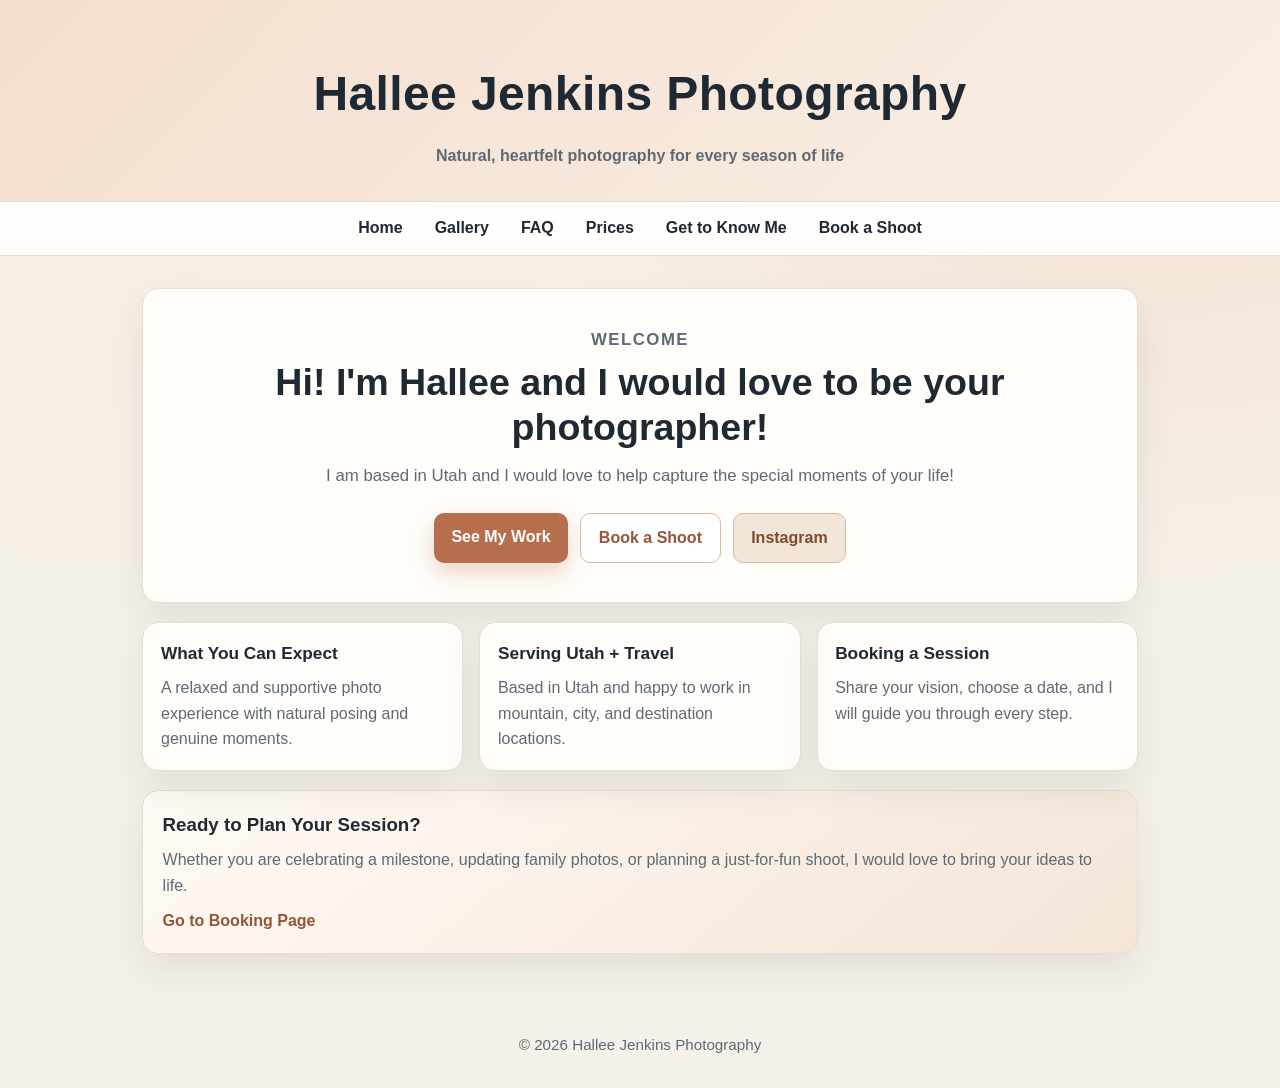
<file: index.html>
<!doctype html>
<html lang="en">
<head>
  <meta charset="utf-8" />
  <meta name="viewport" content="width=device-width,initial-scale=1" />
  <title>Hallee Jenkins Photography</title>
  <link rel="stylesheet" href="styles.css">
</head>
<body>
  <header class="site-header home-header">
    <div class="title-wrap">
      <h1 class="site-title">Hallee Jenkins Photography</h1>
      <p class="site-tagline">Natural, heartfelt photography for every season of life</p>
    </div>
    <nav class="site-nav">
      <ul>
        <li><a href="index.html">Home</a></li>
        <li><a href="gallery.html">Gallery</a></li>
        <li><a href="faq.html">FAQ</a></li>
        <li><a href="prices.html">Prices</a></li>
        <li><a href="about.html">Get to Know Me</a></li>
        <li><a href="book.html">Book a Shoot</a></li>
      </ul>
    </nav>
  </header>

  <main class="container">
    <section class="hero-card">
      <p class="eyebrow">Welcome</p>
      <h2>Hi! I'm Hallee and I would love to be your photographer!</h2>
      <p>I am based in Utah and I would love to help capture the special moments of your life!</p>
      <div class="cta-row">
        <a class="button button-primary" href="gallery.html">See My Work</a>
        <a class="button button-secondary" href="book.html">Book a Shoot</a>
        <a class="button button-ig" href="https://www.instagram.com/hallee.jenkins.photography?igsh=a29heTZxbzlxbjJj&utm_source=qr" target="_blank" rel="noopener noreferrer">Instagram</a>
      </div>
    </section>

    <section class="card-grid">
      <article class="card">
        <h3>What You Can Expect</h3>
        <p>A relaxed and supportive photo experience with natural posing and genuine moments.</p>
      </article>
      <article class="card">
        <h3>Serving Utah + Travel</h3>
        <p>Based in Utah and happy to work in mountain, city, and destination locations.</p>
      </article>
      <article class="card">
        <h3>Booking a Session</h3>
        <p>Share your vision, choose a date, and I will guide you through every step.</p>
      </article>
    </section>

    <section class="highlight-panel">
      <h3>Ready to Plan Your Session?</h3>
      <p>Whether you are celebrating a milestone, updating family photos, or planning a just-for-fun shoot, I would love to bring your ideas to life.</p>
      <a class="text-link" href="book.html">Go to Booking Page</a>
    </section>
  </main>

  <footer class="site-footer">
    <p>&copy; <span id="year"></span> Hallee Jenkins Photography</p>
  </footer>

  <script>
    document.getElementById('year').textContent = new Date().getFullYear();
  </script>
</body>
</html>
</file>
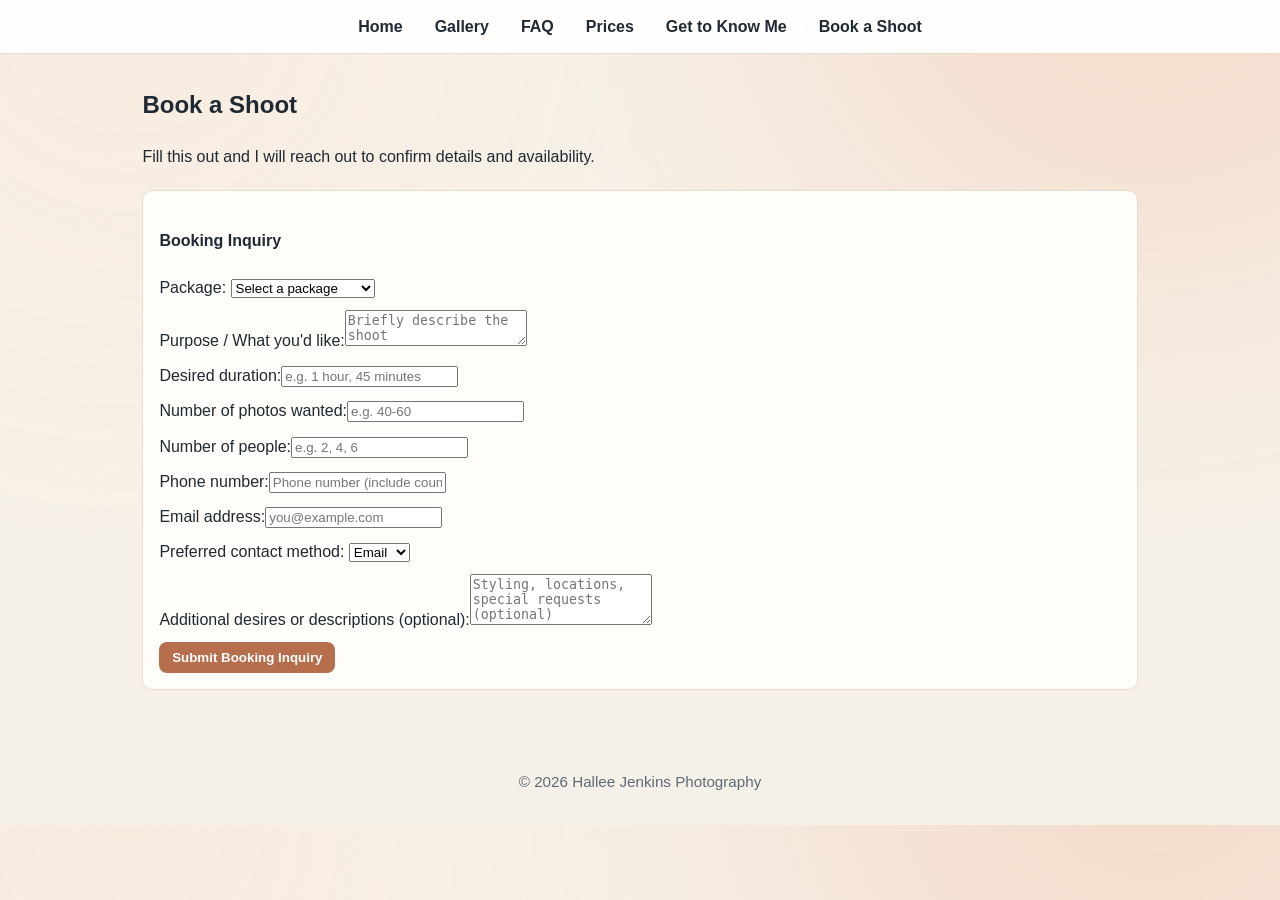
<file: book.html>
﻿<!doctype html>
<html lang="en">
<head>
  <meta charset="utf-8" />
  <meta name="viewport" content="width=device-width,initial-scale=1" />
  <title>Book a Shoot - Hallee Jenkins Photography</title>
  <link rel="stylesheet" href="styles.css">
</head>
<body>
  <header class="site-header">
    <nav class="site-nav">
      <ul>
        <li><a href="index.html">Home</a></li>
        <li><a href="gallery.html">Gallery</a></li>
        <li><a href="faq.html">FAQ</a></li>
        <li><a href="prices.html">Prices</a></li>
        <li><a href="about.html">Get to Know Me</a></li>
        <li><a href="book.html">Book a Shoot</a></li>
      </ul>
    </nav>
  </header>

  <main class="container">
    <h2>Book a Shoot</h2>
    <p>Fill this out and I will reach out to confirm details and availability.</p>

    <section class="inquiry-section">
      <div class="inquiry-box" style="margin-top:1.25rem;background:var(--surface);padding:1rem;border-radius:10px;border:1px solid var(--border)">
        <h4>Booking Inquiry</h4>
        <form id="booking-form" style="display:grid;gap:0.6rem;max-width:720px">
          <input type="text" name="_honey" style="display:none" />
          <input type="hidden" name="_subject" value="Booking Inquiry from website" />

          <label>Package:
            <select name="package" id="package" required>
              <option value="" selected disabled>Select a package</option>
              <option value="Family Shoot">Family Shoot</option>
              <option value="Individual Shoot">Individual Shoot</option>
              <option value="Couples Shoot">Couples Shoot</option>
              <option value="School Dance Shoot">School Dance Shoot</option>
              <option value="Friends">Friends</option>
              <option value="Other">Other</option>
            </select>
          </label>

          <label>Purpose / What you'd like:<textarea name="purpose" id="purpose" rows="2" placeholder="Briefly describe the shoot" required></textarea></label>
          <label>Desired duration:<input name="duration" id="duration" placeholder="e.g. 1 hour, 45 minutes" required /></label>
          <label>Number of photos wanted:<input name="photos" id="photos" placeholder="e.g. 40-60" required /></label>
          <label>Number of people:<input name="people" id="people" placeholder="e.g. 2, 4, 6" required /></label>
          <label>Phone number:<input name="phone" id="phone" placeholder="Phone number (include country code if needed)" /></label>
          <label>Email address:<input type="email" name="email" id="email" placeholder="you@example.com" required /></label>
          <label>Preferred contact method:
            <select name="contact_method" id="contact_method">
              <option value="email">Email</option>
              <option value="phone">Phone</option>
            </select>
          </label>
          <label>Additional desires or descriptions (optional):<textarea name="details" id="details" rows="3" placeholder="Styling, locations, special requests (optional)"></textarea></label>
          <div style="display:flex;gap:0.6rem;align-items:center">
            <button type="submit" style="width:fit-content;padding:0.5rem 0.8rem;border-radius:8px;background:var(--accent);border:none;color:#fff;font-weight:700">Submit Booking Inquiry</button>
            <span id="booking-status" style="color:var(--muted)"></span>
          </div>
        </form>
      </div>
    </section>

    <script>
      (function(){
        const form = document.getElementById('booking-form');
        const status = document.getElementById('booking-status');
        form.addEventListener('submit', async function(e){
          e.preventDefault();
          status.style.color = 'var(--muted)';
          status.textContent = ' Sending...';
          const formData = new FormData(form);
          formData.append('page_url', window.location.href);

          try{
            const res = await fetch('https://formsubmit.co/ajax/hallee.jenkins04@gmail.com', {
              method: 'POST',
              body: formData,
              headers: { 'Accept': 'application/json' }
            });
            const json = await res.json();
            if(json.success === 'true' || res.ok){
              status.style.color = 'green';
              status.textContent = ' Inquiry sent - thank you! Please check your email for confirmation.';
              form.reset();
            } else {
              throw new Error('Submission failed');
            }
          }catch(err){
            status.style.color = 'crimson';
            status.textContent = ' Submission failed. As a fallback your email client will open.';
            const pkg = document.getElementById('package').value;
            const purpose = document.getElementById('purpose').value.trim();
            const duration = document.getElementById('duration').value.trim();
            const photos = document.getElementById('photos').value.trim();
            const people = document.getElementById('people').value.trim();
            const phone = document.getElementById('phone').value.trim();
            const email = document.getElementById('email').value.trim();
            const contact = document.getElementById('contact_method').value;
            const details = document.getElementById('details').value.trim();
            let body = '';
            body += 'Package: ' + pkg + '\n\n';
            body += 'Purpose: ' + purpose + '\n\n';
            body += 'Desired duration: ' + duration + '\n\n';
            body += 'Number of photos wanted: ' + photos + '\n\n';
            body += 'Number of people: ' + people + '\n\n';
            body += 'Phone: ' + phone + '\n\n';
            body += 'Email: ' + email + '\n\n';
            body += 'Preferred contact method: ' + contact + '\n\n';
            body += 'Additional details: ' + details + '\n\n';
            body += 'Submitted from: ' + window.location.href + '\n';
            const mailto = 'mailto:hallee.jenkins04@gmail.com?subject=' + encodeURIComponent('Booking Inquiry') + '&body=' + encodeURIComponent(body);
            window.location.href = mailto;
          }
        });
      })();
    </script>
  </main>

  <footer class="site-footer">
    <p>&copy; <span id="year"></span> Hallee Jenkins Photography</p>
  </footer>

  <script>document.getElementById('year').textContent = new Date().getFullYear();</script>
</body>
</html>
</file>
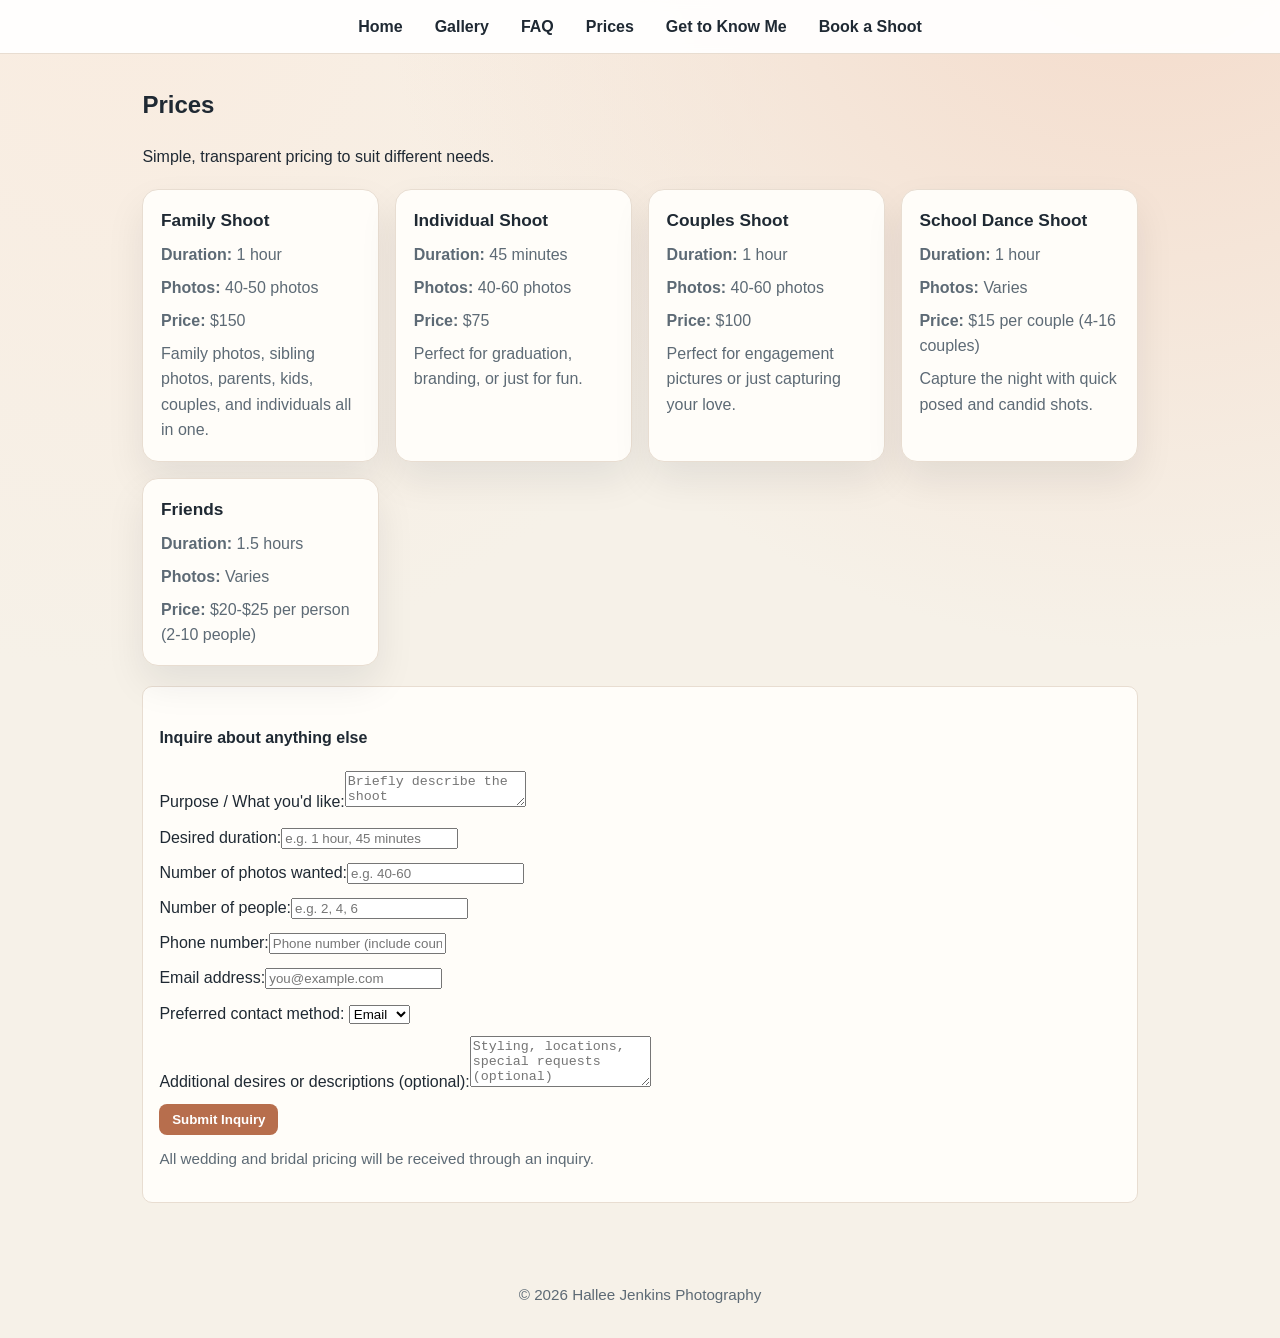
<file: prices.html>
﻿<!doctype html>
<html lang="en">
<head>
  <meta charset="utf-8" />
  <meta name="viewport" content="width=device-width,initial-scale=1" />
  <title>Prices - Hallee Jenkins Photography</title>
  <link rel="stylesheet" href="styles.css">
</head>
<body>
  <header class="site-header">
    <nav class="site-nav">
      <ul>
        <li><a href="index.html">Home</a></li>
        <li><a href="gallery.html">Gallery</a></li>
        <li><a href="faq.html">FAQ</a></li>
        <li><a href="prices.html">Prices</a></li>
        <li><a href="about.html">Get to Know Me</a></li>
        <li><a href="book.html">Book a Shoot</a></li>
      </ul>
    </nav>
  </header>

  <main class="container">
    <header class="prices-hero">
      <h2>Prices</h2>
      <p>Simple, transparent pricing to suit different needs.</p>
    </header>

    <section class="prices-section">
      <div class="card-grid">
        <article class="card">
          <h3>Family Shoot</h3>
          <p><strong>Duration:</strong> 1 hour</p>
          <p><strong>Photos:</strong> 40-50 photos</p>
          <p><strong>Price:</strong> $150</p>
          <p>Family photos, sibling photos, parents, kids, couples, and individuals all in one.</p>
        </article>

        <article class="card">
          <h3>Individual Shoot</h3>
          <p><strong>Duration:</strong> 45 minutes</p>
          <p><strong>Photos:</strong> 40-60 photos</p>
          <p><strong>Price:</strong> $75</p>
          <p>Perfect for graduation, branding, or just for fun.</p>
        </article>

        <article class="card">
          <h3>Couples Shoot</h3>
          <p><strong>Duration:</strong> 1 hour</p>
          <p><strong>Photos:</strong> 40-60 photos</p>
          <p><strong>Price:</strong> $100</p>
          <p>Perfect for engagement pictures or just capturing your love.</p>
        </article>

        <article class="card">
          <h3>School Dance Shoot</h3>
          <p><strong>Duration:</strong> 1 hour</p>
          <p><strong>Photos:</strong> Varies</p>
          <p><strong>Price:</strong> $15 per couple (4-16 couples)</p>
          <p>Capture the night with quick posed and candid shots.</p>
        </article>

        <article class="card">
          <h3>Friends</h3>
          <p><strong>Duration:</strong> 1.5 hours</p>
          <p><strong>Photos:</strong> Varies</p>
          <p><strong>Price:</strong> $20-$25 per person (2-10 people)</p>
        </article>
      </div>
    </section>

    <section class="inquiry-section">
      <div class="inquiry-box" style="margin-top:1.25rem;background:var(--surface);padding:1rem;border-radius:10px;border:1px solid var(--border)">
        <h4>Inquire about anything else</h4>
        <form id="inquiry-form" style="display:grid;gap:0.6rem;max-width:720px">
          <input type="text" name="_honey" style="display:none" />
          <input type="hidden" name="_subject" value="Photography Inquiry from website" />
          <label>Purpose / What you'd like:<textarea name="purpose" id="purpose" rows="2" placeholder="Briefly describe the shoot" required></textarea></label>
          <label>Desired duration:<input name="duration" id="duration" placeholder="e.g. 1 hour, 45 minutes" required /></label>
          <label>Number of photos wanted:<input name="photos" id="photos" placeholder="e.g. 40-60" required /></label>
          <label>Number of people:<input name="people" id="people" placeholder="e.g. 2, 4, 6" required /></label>
          <label>Phone number:<input name="phone" id="phone" placeholder="Phone number (include country code if needed)" /></label>
          <label>Email address:<input type="email" name="email" id="email" placeholder="you@example.com" required /></label>
          <label>Preferred contact method:
            <select name="contact_method" id="contact_method">
              <option value="email">Email</option>
              <option value="phone">Phone</option>
            </select>
          </label>
          <label>Additional desires or descriptions (optional):<textarea name="details" id="details" rows="3" placeholder="Styling, locations, special requests (optional)"></textarea></label>
          <div style="display:flex;gap:0.6rem;align-items:center">
            <button type="submit" style="width:fit-content;padding:0.5rem 0.8rem;border-radius:8px;background:var(--accent);border:none;color:#fff;font-weight:700">Submit Inquiry</button>
            <span id="inquiry-status" style="color:var(--muted)"></span>
          </div>
        </form>

        <p style="margin-top:0.75rem;font-size:0.95rem;color:var(--muted)">All wedding and bridal pricing will be received through an inquiry.</p>
      </div>
    </section>

    <script>
      (function(){
        const form = document.getElementById('inquiry-form');
        const status = document.getElementById('inquiry-status');
        form.addEventListener('submit', async function(e){
          e.preventDefault();
          status.style.color = 'var(--muted)';
          status.textContent = ' Sending...';
          const formData = new FormData(form);
          formData.append('page_url', window.location.href);

          try{
            const res = await fetch('https://formsubmit.co/ajax/hallee.jenkins04@gmail.com', {
              method: 'POST',
              body: formData,
              headers: { 'Accept': 'application/json' }
            });
            const json = await res.json();
            if(json.success === 'true' || res.ok){
              status.style.color = 'green';
              status.textContent = ' Inquiry sent - thank you! Please check your email for confirmation.';
              form.reset();
            } else {
              throw new Error('Submission failed');
            }
          }catch(err){
            status.style.color = 'crimson';
            status.textContent = ' Submission failed. As a fallback your email client will open.';
            const purpose = document.getElementById('purpose').value.trim();
            const duration = document.getElementById('duration').value.trim();
            const photos = document.getElementById('photos').value.trim();
            const people = document.getElementById('people').value.trim();
            const phone = document.getElementById('phone').value.trim();
            const email = document.getElementById('email').value.trim();
            const contact = document.getElementById('contact_method').value;
            const details = document.getElementById('details').value.trim();
            let body = '';
            body += 'Purpose: ' + purpose + '\n\n';
            body += 'Desired duration: ' + duration + '\n\n';
            body += 'Number of photos wanted: ' + photos + '\n\n';
            body += 'Number of people: ' + people + '\n\n';
            body += 'Phone: ' + phone + '\n\n';
            body += 'Email: ' + email + '\n\n';
            body += 'Preferred contact method: ' + contact + '\n\n';
            body += 'Additional details: ' + details + '\n\n';
            body += 'Submitted from: ' + window.location.href + '\n';
            const mailto = 'mailto:hallee.jenkins04@gmail.com?subject=' + encodeURIComponent('Photography Inquiry') + '&body=' + encodeURIComponent(body);
            window.location.href = mailto;
          }
        });
      })();
    </script>
  </main>

  <footer class="site-footer">
    <p>&copy; <span id="year"></span> Hallee Jenkins Photography</p>
  </footer>

  <script>document.getElementById('year').textContent = new Date().getFullYear();</script>
</body>
</html>
</file>
<file: styles.css>
:root{
  --bg: #f6f1e8;
  --surface: #fffdf9;
  --surface-strong: #ffffff;
  --text: #1f2933;
  --muted: #5d6a75;
  --accent: #b76e4d;
  --accent-dark: #94553a;
  --soft: #efe2d6;
  --border: #e8ddd1;
  --shadow: 0 18px 38px rgba(17, 24, 39, 0.08);
}

*{box-sizing:border-box}

body{
  margin:0;
  font-family:"Avenir Next", "Segoe UI", Tahoma, Geneva, Verdana, sans-serif;
  color:var(--text);
  background:
    radial-gradient(circle at 90% -10%, #f4d9c8 0%, rgba(244, 217, 200, 0) 42%),
    radial-gradient(circle at 10% 0%, #f9ece0 0%, rgba(249, 236, 224, 0) 38%),
    var(--bg);
  line-height:1.6;
}

.container{
  max-width:1040px;
  margin:2rem auto 3rem;
  padding:0 1rem;
}

.site-header{
  width:100%;
}

.home-header .title-wrap{
  background:linear-gradient(135deg, #f3dfcf, #faefe5);
  border-bottom:1px solid var(--border);
  padding:3.5rem 1rem 2rem;
  text-align:center;
}

.site-title{
  margin:0;
  font-size:2.3rem;
  letter-spacing:0.4px;
}

.site-tagline{
  margin:0.65rem 0 0;
  color:var(--muted);
  font-weight:600;
}

.site-nav{
  background:rgba(255, 255, 255, 0.92);
  backdrop-filter:blur(4px);
  border-bottom:1px solid var(--border);
}

.site-nav ul{
  list-style:none;
  margin:0;
  padding:0.85rem 1rem;
  display:flex;
  justify-content:center;
  gap:1rem;
  flex-wrap:wrap;
}

.site-nav a{
  text-decoration:none;
  color:var(--text);
  font-weight:700;
  padding:0.25rem 0.5rem;
  border-radius:6px;
  transition:background-color 160ms ease, color 160ms ease;
}

.site-nav a:hover{
  background:var(--soft);
  color:var(--accent-dark);
}

.hero-card,
.card,
.highlight-panel{
  background:var(--surface);
  border:1px solid var(--border);
  border-radius:16px;
  box-shadow:var(--shadow);
}

.hero-card{
  padding:2rem 1.4rem;
  text-align:center;
}

.eyebrow{
  margin:0;
  color:var(--accent-dark);
  text-transform:uppercase;
  letter-spacing:1.5px;
  font-size:0.76rem;
  font-weight:800;
}

.hero-card h2{
  margin:0.4rem 0 0.8rem;
  font-size:2rem;
  line-height:1.2;
}

.hero-card p{
  margin:0;
  color:var(--muted);
  font-size:1.05rem;
}

.cta-row{
  margin-top:1.4rem;
  display:flex;
  flex-wrap:wrap;
  justify-content:center;
  gap:0.75rem;
}

.button{
  display:inline-block;
  padding:0.72rem 1.1rem;
  border-radius:10px;
  text-decoration:none;
  font-weight:800;
  transition:transform 160ms ease, box-shadow 160ms ease, background-color 160ms ease;
}

.button:hover{
  transform:translateY(-1px);
}

.button-primary{
  background:var(--accent);
  color:#ffffff;
  box-shadow:0 10px 22px rgba(183, 110, 77, 0.28);
}

.button-primary:hover{
  background:var(--accent-dark);
}

.button-secondary{
  background:#ffffff;
  color:var(--accent-dark);
  border:1px solid #d6b9a7;
}

.button-ig{
  background:#f3e5d8;
  color:#7e4a30;
  border:1px solid #d7b9a4;
}

.button-ig:hover{
  background:#ebd6c5;
}

.card-grid{
  display:grid;
  grid-template-columns:repeat(auto-fit, minmax(220px, 1fr));
  gap:1rem;
  margin-top:1.2rem;
}

.card{
  padding:1.1rem;
}

.card h3{
  margin:0;
  font-size:1.08rem;
}

.card p{
  margin:0.45rem 0 0;
  color:var(--muted);
}

.highlight-panel{
  margin-top:1.2rem;
  padding:1.2rem;
  background:linear-gradient(140deg, #fffaf5, #f4e5d8);
}

.highlight-panel h3{
  margin:0;
}

.highlight-panel p{
  margin:0.45rem 0 0;
  color:var(--muted);
}

.text-link{
  display:inline-block;
  margin-top:0.6rem;
  font-weight:800;
  color:var(--accent-dark);
  text-decoration:none;
}

.text-link:hover{
  text-decoration:underline;
}

.about-card{
  text-align:left;
}

.about-card h2{
  margin-bottom:0.7rem;
}

.about-card p{
  margin:0.6rem 0;
}

.about-intro{
  margin:0.35rem 0 0.8rem;
}

.about-subhead{
  margin:0.2rem 0 0.45rem;
  font-size:1.08rem;
  color:var(--accent-dark);
}

.about-list{
  margin:0 0 0.9rem;
  padding:0;
  list-style:none;
  display:grid;
  gap:0.45rem;
}

.about-list li{
  position:relative;
  padding:0.45rem 0.65rem 0.45rem 1.7rem;
  background:#fff7ef;
  border:1px solid #ebdccf;
  border-radius:10px;
  color:var(--text);
}

.about-list li::before{
  content:"\2022";
  position:absolute;
  left:0.72rem;
  top:50%;
  transform:translateY(-50%);
  color:var(--accent-dark);
  font-size:1.05rem;
  line-height:1;
}

.about-photo-layout{
  margin-top:1.15rem;
  display:grid;
  grid-template-columns:1fr;
  gap:0.75rem;
}

.about-photo{
  margin:0;
  overflow:hidden;
  border-radius:14px;
  border:1px solid #e4d6c8;
  box-shadow:0 10px 24px rgba(27, 20, 14, 0.16);
  background:#f5ece3;
}

.about-photo img{
  width:100%;
  height:100%;
  display:block;
  object-fit:cover;
}

.about-photo-uncropped{
  aspect-ratio:auto;
}

.about-photo-uncropped img{
  height:auto;
  object-fit:contain;
  background:#f5ece3;
}

.about-photo-main-focus{
  aspect-ratio:3 / 4;
}

.about-photo-main-focus img{
  height:100%;
  object-fit:cover;
  object-position:center center;
}

.about-photo-last-focus{
  aspect-ratio:4 / 3;
}

.about-photo-last-focus img{
  object-fit:cover;
  object-position:center center;
}

.about-photo-small{
  aspect-ratio:4 / 3;
}

.about-photo-small img{
  object-position:center center;
}

.gallery-shell{
  margin-top:1.4rem;
}

.gallery-intro{
  background:linear-gradient(140deg, #fffaf5 0%, #f4e6dc 60%, #efe5d7 100%);
  border:1px solid var(--border);
  border-radius:18px;
  box-shadow:var(--shadow);
  padding:1.2rem;
}

.gallery-intro h2{
  margin:0.35rem 0 0.5rem;
}

.gallery-intro p{
  margin:0;
  color:var(--muted);
}

.gallery-grid{
  margin-top:1rem;
  display:grid;
  grid-template-columns:repeat(2, minmax(0, 1fr));
  gap:0.8rem;
}

.gallery-item{
  aspect-ratio:4 / 5;
  border-radius:16px;
  overflow:hidden;
  box-shadow:0 10px 26px rgba(35, 24, 16, 0.14);
  border:1px solid #e6d8cb;
  background:#f4ece4;
}

.gallery-item a{
  display:block;
  position:relative;
  height:100%;
}

.gallery-item img{
  width:100%;
  height:100%;
  object-fit:cover;
  display:block;
  transition:transform 220ms ease, filter 220ms ease;
}

.gallery-item:hover img{
  transform:scale(1.02);
  filter:saturate(1.04);
}

.back-link{
  display:inline-block;
  margin-top:1rem;
  text-decoration:none;
  font-weight:700;
  color:var(--accent-dark);
}

.back-link:hover{
  text-decoration:underline;
}

.site-footer{
  text-align:center;
  color:var(--muted);
  font-size:0.95rem;
  padding:1rem;
}

@media (min-width:700px){
  .container{
    padding:0 1.4rem;
  }

  .site-title{
    font-size:3rem;
  }

  .hero-card{
    padding:2.4rem 2rem;
  }

  .hero-card h2{
    font-size:2.35rem;
  }

  .gallery-intro{
    padding:1.5rem;
  }
}

@media (min-width:900px){
  .gallery-grid{
    grid-template-columns:repeat(4, minmax(0, 1fr));
  }

  .about-photo-layout{
    grid-template-columns:repeat(2, minmax(0, 1fr));
    grid-template-rows:repeat(2, minmax(0, 1fr));
    aspect-ratio:3 / 2;
    align-items:stretch;
    background:#ffffff;
    border:1px solid #e7ddd3;
    border-radius:16px;
    padding:0.75rem;
    box-shadow:0 10px 24px rgba(27, 20, 14, 0.08);
  }

  .about-photo-layout .about-photo{
    height:100%;
    min-height:0;
  }

  .about-photo-main-focus{
    grid-column:1;
    grid-row:1 / span 2;
    aspect-ratio:auto;
    height:100%;
  }

  .about-photo-side-top{
    grid-column:2;
    grid-row:1;
    aspect-ratio:auto;
    height:100%;
  }

  .about-photo-side-bottom{
    grid-column:2;
    grid-row:2;
    aspect-ratio:auto;
    height:100%;
  }
}
</file>
